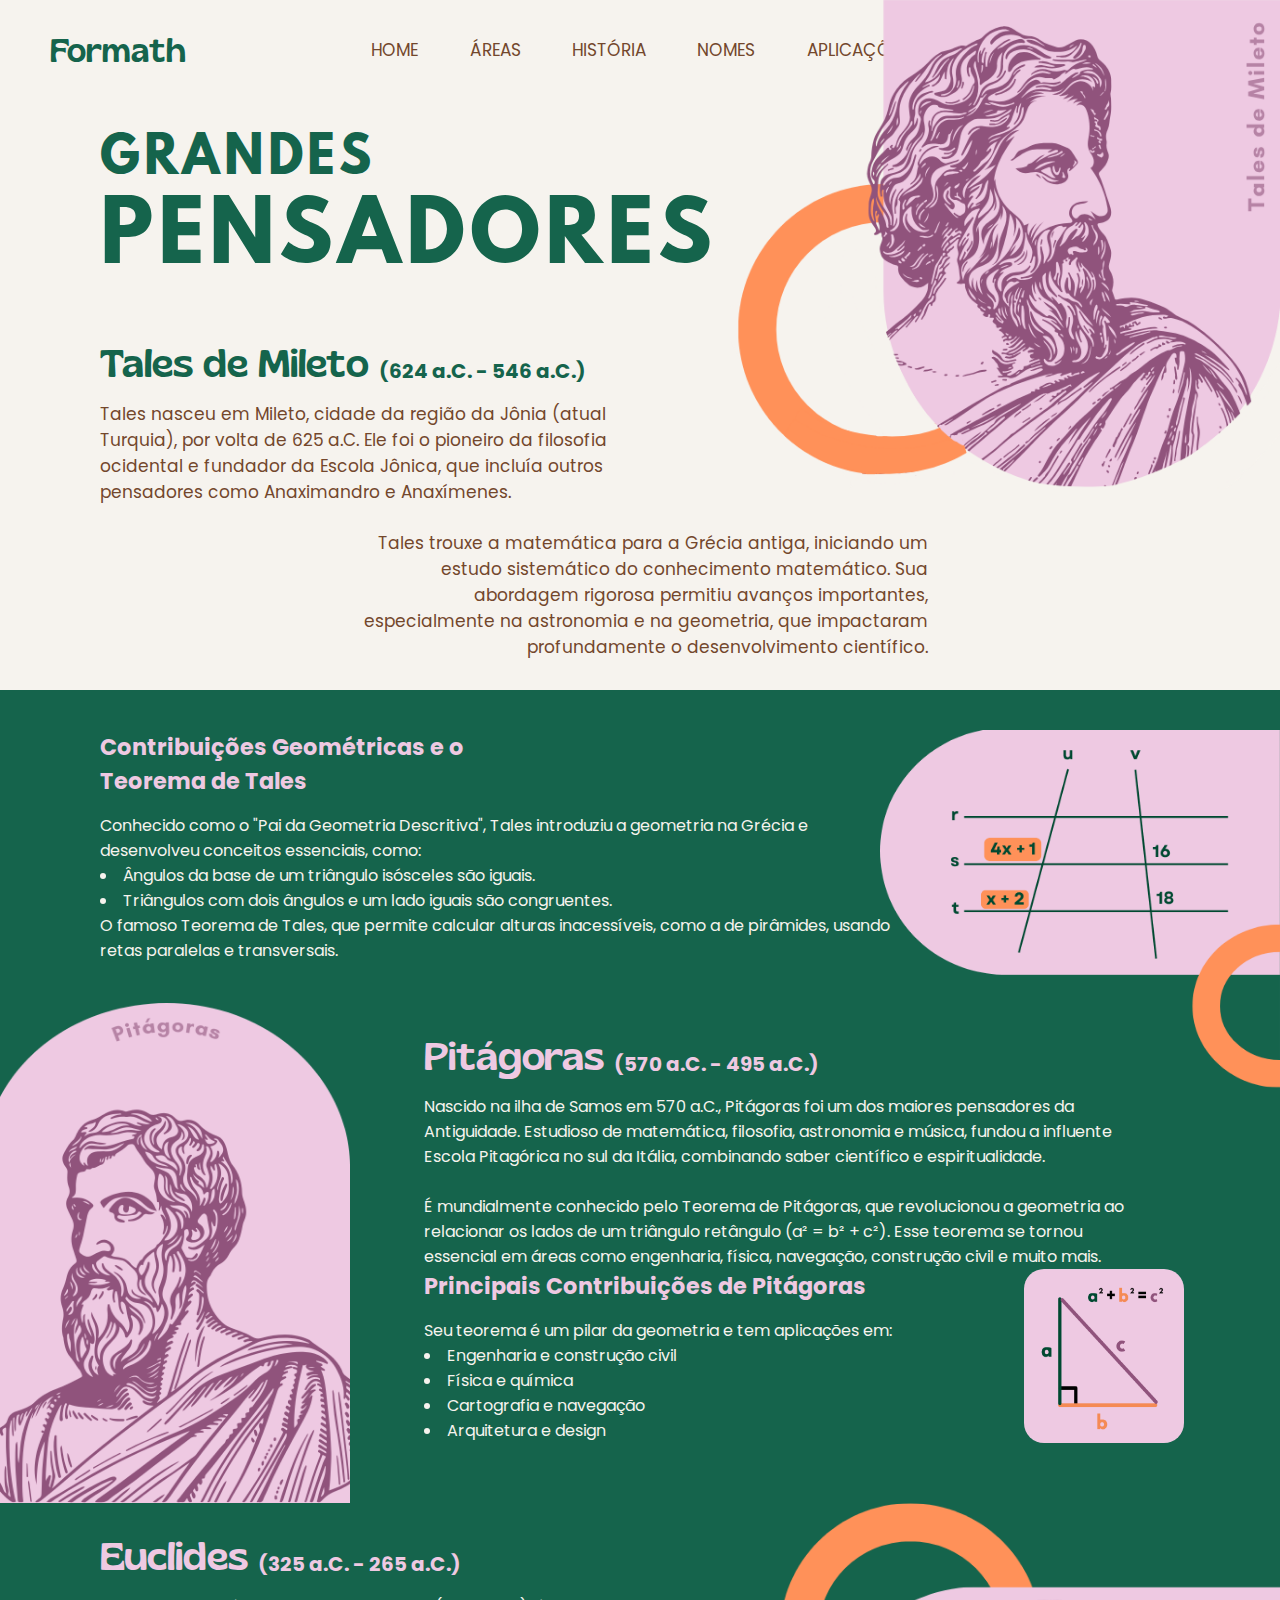
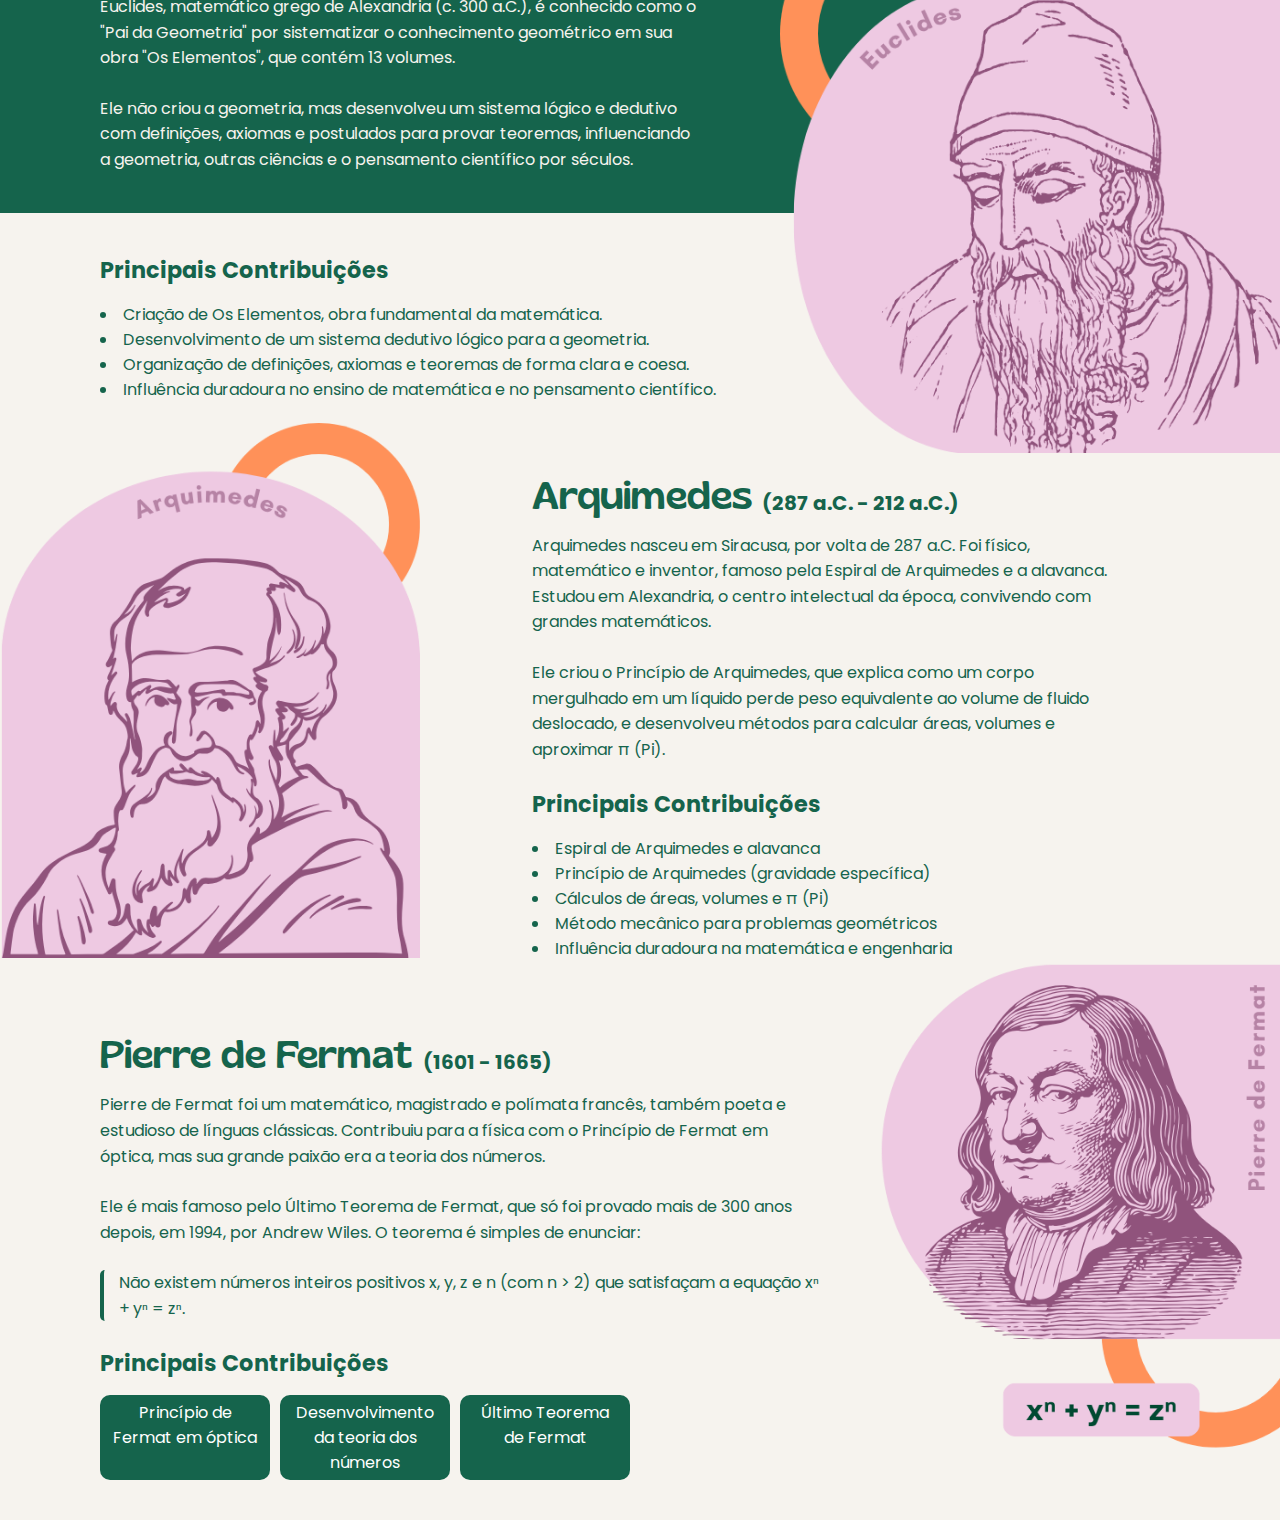
<file: nomes.html>
<!DOCTYPE html>
<html lang="pt-br">

<head>
    <meta charset="UTF-8">
    <meta name="viewport" content="width=device-width, initial-scale=1.0">
    <title>Formath - Geometria</title>
    <link rel="stylesheet" href="styles/reset.css">
    <link rel="stylesheet" href="styles/header.css">
    <style>
        @import url('https://fonts.googleapis.com/css2?family=Poppins:ital,wght@0,100;0,200;0,300;0,400;0,500;0,600;0,700;0,800;0,900;1,100;1,200;1,300;1,400;1,500;1,600;1,700;1,800;1,900&display=swap');

        @font-face {
            font-family: 'HussarBold';
            src: url(fontes/HussarBold.otf) format('opentype');
        }

        @font-face {
            font-family: 'Gliker';
            src: url(fontes/gliker.ttf) format('truetype');
        }

        body {
            font-family: "Poppins", sans-serif;
            margin: 0;
            padding: 0;
            box-sizing: border-box;
            background-color: #f6f3ee;
            position: relative;
        }

        .titulo-2 {
            display: flex;
            align-items: end;
            gap: 10px;
            margin-bottom: 15px;
        }

        .titulo-2 h2 {
            font-family: 'Gliker', serif;
            font-size: 2.4em;
            font-weight: normal;
        }

        .titulo-2 h3 {
            font-size: 1.25em;
        }

        .subtitulo {
            margin-bottom: 15px;
            font-size: 1.4em;
        }

        /*---------------section 1----------------*/

        .sec-1 {
            padding: 30px 100px;
        }

        .titulo-1 {
            margin-bottom: 50px;
        }

        .sec-1 h1 {
            color: #15644c;
            font-family: 'HussarBold', sans-serif;
            letter-spacing: 4px;
        }

        #menor {
            font-size: 3em;
        }

        #maior {
            font-size: 5em;
            letter-spacing: 5px;
        }

        .sec-1 .titulo-2 h2,
        .sec-1 .titulo-2 h3 {
            color: #15644c;
        }

        .sec-1 p {
            color: #73472c;
            font-size: 17px;
            width: 575px;
        }

        #p2 {
            text-align: right;
            margin: auto;
        }

        #tales-img {
            width: 550px;
            right: 0;
            top: 0;
            position: absolute;
        }

        /*----------------------section 2------------------------*/

        .sec-2 {
            position: relative;
            padding: 40px 100px;
            background-color: #15644c;
            color: #f6f3ee;
        }

        .sec-2 .titulo-2 {
            margin-top: 30px;
        }

        .sec-2 .titulo-2 h2,
        .sec-2 h3 {
            color: #eec9e2;
        }

        .p-tales {
            width: 800px;
        }

        .pitagoras-section {
            display: flex;
            justify-content: space-between;
            width: 100%;
            margin-top: 40px;
            background-color: #15644c;
        }

        .pitagoras-content {
            margin-left: 30%;
        }

        .pitagoras-content p {
            width: 726px;
        }

        .contribuicoes {
            display: flex;
            width: 50%;
            justify-content: space-between;
            margin-top: 30px;
        }

        .contribuicoes p {
            width: 600px;
        }

        .sec-2 ul {
            list-style: inside;
        }

        #teorema-tales-img {
            position: absolute;
            right: 0;
            width: 400px;
        }

        #pitagoras2-img {
            height: 500px;
            width: 350px;
            position: absolute;
            left: 0;
        }

        #teorema-pitagoras-img {
            width: 160px;
            border-radius: 20px;
        }

        /*----------------------------Euclides------------------------*/
        .euclides-section {
            margin-top: 90px;
            width: 100%;
        }

        .euclides-section p {
            width: 600px;
            line-height: 1.6;
        }

        /*----------------------section 3------------------------*/
        .sec-3 {
            padding: 40px 100px;
            position: relative;
        }

        .sec-3 .subtitulo {
            color: #15644c;
        }

        .sec-3 ul {
            list-style: inside;
            color: #15644c;
        }

        #euclides-img {
            position: absolute;
            width: 500px;
            right: 0;
            top: -310px;
        }

        /*-------Arquimedes-------*/

        .arquimedes-section {
            margin-top: 70px;
            color: #15644c;
        }

        .arquimedes-section .titulo-2 {
            text-align: center;
        }

        .arquimedes-section p {
            width: 600px;
            line-height: 1.6;
        }

        .arquimedes-content {
            margin-left: 40%;
        }

        #arquimedes-img {
            width: 420px;
            position: absolute;
            left: 0;
            top: 210px;
        }

        /*-------------pierre----------------*/
        .pierre-section {
            margin-top: 70px;
            color: #15644c;
        }

        .pierre-section p {
            width: 700px;
            line-height: 1.6;
        }

        blockquote{
            border-left: 4px solid #15644c;
            border-radius: 5px;
            padding-left: 15px;
        }

        #pierre-img {
            width: 400px;
            position: absolute;
            right: 0;
            top: 750px;
        }

        .cards-contribuicao {
            color: #fff;
            background-color: #15644c;
            border-radius: 10px;
            padding: 5px 10px;
            margin-right: 10px;
            width: 200px;
            text-align: center;
        }

        .contribuicoes {
            display: flex;
            margin: 0;
        }

        .pierre-section .subtitulo {
            margin-top: 25px;
        }
    </style>
</head>

<body>
    <header>
        <h1 class="logo">Formath</h1>
        <nav>
            <ul>
                <li><a href="index.html">HOME</a></li>
                <li><a href="index.html#areas">ÁREAS</a></li>
                <li><a href="index.html#hist">HISTÓRIA</a></li>
                <li><a href="nomes.html">NOMES</a></li>
                <li><a href="aplicacoes.html">APLICAÇÕES</a></li>
            </ul>
        </nav>
    </header>

    <main>
        <section class="sec-1">
            <img src="imgs/tales.png" alt="Tales de Mileto" id="tales-img">
            <div class="titulo-1">
                <h1 id="menor">GRANDES</h1>
                <h1 id="maior">PENSADORES</h1>
            </div>

            <div class="titulo-2">
                <h2>Tales de Mileto</h2>
                <h3>(624 a.C. - 546 a.C.)</h3>
            </div>
            <p>Tales nasceu em Mileto, cidade da região da Jônia (atual Turquia), por volta de 625 a.C. Ele foi o
                pioneiro da filosofia ocidental e fundador da Escola Jônica, que incluía outros pensadores como
                Anaximandro e Anaxímenes.
            </p>

            <br>

            <p id="p2">Tales trouxe a matemática para a Grécia antiga, iniciando um estudo sistemático do conhecimento
                matemático. Sua abordagem rigorosa permitiu avanços importantes, especialmente na astronomia e na
                geometria, que impactaram profundamente o desenvolvimento científico.
            </p>
        </section>

        <section class="sec-2">
            <img src="imgs/teorema de tales.png" alt="Teorema de Tales" id="teorema-tales-img">
            <h3 class="subtitulo">Contribuições Geométricas e o <br> Teorema de Tales</h3>
            <p class="p-tales">
                Conhecido como o "Pai da Geometria Descritiva", Tales introduziu a geometria na Grécia e desenvolveu
                conceitos essenciais, como:
            </p>
            <ul class="p-tales">
                <li>Ângulos da base de um triângulo isósceles são iguais.</li>
                <li>Triângulos com dois ângulos e um lado iguais são congruentes.</li>
            </ul>
            <p class="p-tales">O famoso Teorema de Tales, que permite calcular alturas inacessíveis, como a de
                pirâmides, usando retas
                paralelas e transversais.
            </p>

            <article class="pitagoras-section">
                <img src="imgs/pitagoras 2.png" alt="Pitágoras" id="pitagoras2-img">
                <div class="pitagoras-content">
                    <div class="titulo-2">
                        <h2>Pitágoras</h2>
                        <h3>(570 a.C. - 495 a.C.) </h3>
                    </div>
                    <p>Nascido na ilha de Samos em 570 a.C., Pitágoras foi um dos maiores pensadores da Antiguidade.
                        Estudioso
                        de matemática, filosofia, astronomia e música, fundou a influente Escola Pitagórica no sul da
                        Itália,
                        combinando saber científico e espiritualidade.
                    </p>
                    <br>
                    <p>É mundialmente conhecido pelo Teorema de Pitágoras, que revolucionou a geometria ao relacionar os
                        lados
                        de um triângulo retângulo (a² = b² + c²). Esse teorema se tornou essencial em áreas como
                        engenharia,
                        física, navegação, construção civil e muito mais.
                    </p>
                    <div class="contribuicoes">
                        <div>
                            <h3 class="subtitulo">Principais Contribuições de Pitágoras</h3>
                            <p>Seu teorema é um pilar da geometria e tem aplicações em:
                            <ul>
                                <li>Engenharia e construção civil</li>
                                <li>Física e química</li>
                                <li>Cartografia e navegação</li>
                                <li>Arquitetura e design</li>
                            </ul>
                            </p>
                        </div>
                        <img src="imgs/teorema pitagoras.png" alt="Teorema de Pitágoras" id="teorema-pitagoras-img">
                    </div>
                </div>
            </article>

            <article class="euclides-section">
                <div class="titulo-2">
                    <h2>Euclides</h2>
                    <h3>(325 a.C. - 265 a.C.)</h3>
                </div>
                <p>
                    Euclides, matemático grego de Alexandria (c. 300 a.C.), é conhecido como o "Pai da Geometria" por
                    sistematizar o conhecimento geométrico em sua obra "Os Elementos", que contém 13 volumes.
                </p>
                <br>
                <p>
                    Ele não criou a geometria, mas desenvolveu um sistema lógico e dedutivo com definições, axiomas e
                    postulados para provar teoremas, influenciando a geometria, outras ciências e o pensamento
                    científico
                    por séculos.
                </p>
            </article>
        </section>

        <section class="sec-3">
            <img src="imgs/Euclides.png" alt="Euclides" id="euclides-img">
            <article>
                <h3 class="subtitulo">Principais Contribuições</h3>
                <ul>
                    <li>Criação de Os Elementos, obra fundamental da matemática.</li>
                    <li>Desenvolvimento de um sistema dedutivo lógico para a geometria.</li>
                    <li>Organização de definições, axiomas e teoremas de forma clara e coesa.</li>
                    <li>Influência duradoura no ensino de matemática e no pensamento científico.</li>
                </ul>
            </article>
            <img src="imgs/arquimedes.png" alt="Arquimedes" id="arquimedes-img">
            <article class="arquimedes-section">
                <div class="arquimedes-content">
                    <div class="titulo-2">
                        <h2>Arquimedes</h2>
                        <h3>(287 a.C. - 212 a.C.)</h3>
                    </div>
                    <p>
                        Arquimedes nasceu em Siracusa, por volta de 287 a.C. Foi físico, matemático e inventor, famoso
                        pela
                        Espiral de Arquimedes e a alavanca. Estudou em Alexandria, o centro intelectual da época,
                        convivendo
                        com grandes matemáticos.
                    </p>
                    <br>
                    <p>
                        Ele criou o Princípio de Arquimedes, que explica como um corpo mergulhado em um líquido perde
                        peso
                        equivalente ao volume de fluido deslocado, e desenvolveu métodos para calcular áreas, volumes e
                        aproximar π (Pi).
                    </p>
                    <br>
                    <h3 class="subtitulo">Principais Contribuições</h3>
                    <ul>
                        <li>Espiral de Arquimedes e alavanca</li>
                        <li>Princípio de Arquimedes (gravidade específica)</li>
                        <li>Cálculos de áreas, volumes e π (Pi)</li>
                        <li>Método mecânico para problemas geométricos</li>
                        <li>Influência duradoura na matemática e engenharia</li>
                    </ul>
                </div>
            </article>

            <article class="pierre-section">
                <div class="titulo-2">
                    <h2>Pierre de Fermat</h2>
                    <h3>(1601 - 1665)</h3>
                </div>
                <p>
                    Pierre de Fermat foi um matemático, magistrado e polímata francês, também poeta e estudioso de línguas clássicas. Contribuiu para a física com o Princípio de Fermat em óptica, mas sua grande paixão era a teoria dos números.
                </p> <br>
                <p>
                    Ele é mais famoso pelo Último Teorema de Fermat, que só foi provado mais de 300 anos depois, em 1994, por Andrew Wiles. O teorema é simples de enunciar:
                </p>
                <br>
                <blockquote>
                    <p>Não existem números inteiros positivos x, y, z e n (com n > 2) que satisfaçam a equação xⁿ + yⁿ = zⁿ.</p>
                </blockquote>

                <h3 class="subtitulo">Principais Contribuições</h3>
                    <div class="contribuicoes">
                        <div class="cards-contribuicao">
                            Princípio de Fermat em óptica
                        </div>
                        <div class="cards-contribuicao">
                            Desenvolvimento da teoria dos números
                        </div>
                        <div class="cards-contribuicao">
                            Último Teorema de Fermat
                        </div>
                    </div>

                <img src="imgs/pierre.png" alt="pierre de fermat" id="pierre-img">
            </article>
        </section>

        <section>

        </section>
    </main>
</body>

</html>
</file>
<file: styles/header.css>
header {
    display: flex;
    align-items: center;
    height: 100px;
    padding: 0 50px;
    position: relative;
    justify-content: flex-start;
}

nav {
    width: 50%;
    position: absolute;
    left: 50%;
    transform: translateX(-50%);
}

nav ul {
    display: flex;
    flex-direction: row;
    justify-content: space-evenly;
}

nav ul li a {
    text-decoration: none;
    color: #73472c;
    font-size: 17px;
}

nav ul li a:hover {
    background-color: #73472cb1;
    color: #fff;
    padding: 7px 13px;
    border-radius: 10px;
    transition: 0.3s;
}

.logo {
    color: #15644c;
    font-family: 'Gliker', serif;
    font-weight: normal;
}

.logo a {
    text-decoration: none;
}

#atual {
    font-weight: 600;
}

#atual:hover {
    background-color: transparent;
    color: #73472c;
    padding: 0;
}

/*----------btn------------*/
#btnTopo {
  display: none; 
  position: fixed;
  width: 50px;
  height: 50px;
  bottom: 20px;
  right: 20px;
  z-index: 100; 
  background-color: #ff9159ca;
  color: white;
  border: none;
  border-radius: 50%;
  padding: 15px;
  cursor: pointer;
  font-size: 18px;
  box-shadow: 0 2px 8px rgba(0, 0, 0, 0.3);
  transition: opacity 0.3s ease;
}

#btnTopo:hover {
  background-color: #ff9059;
}
</file>
